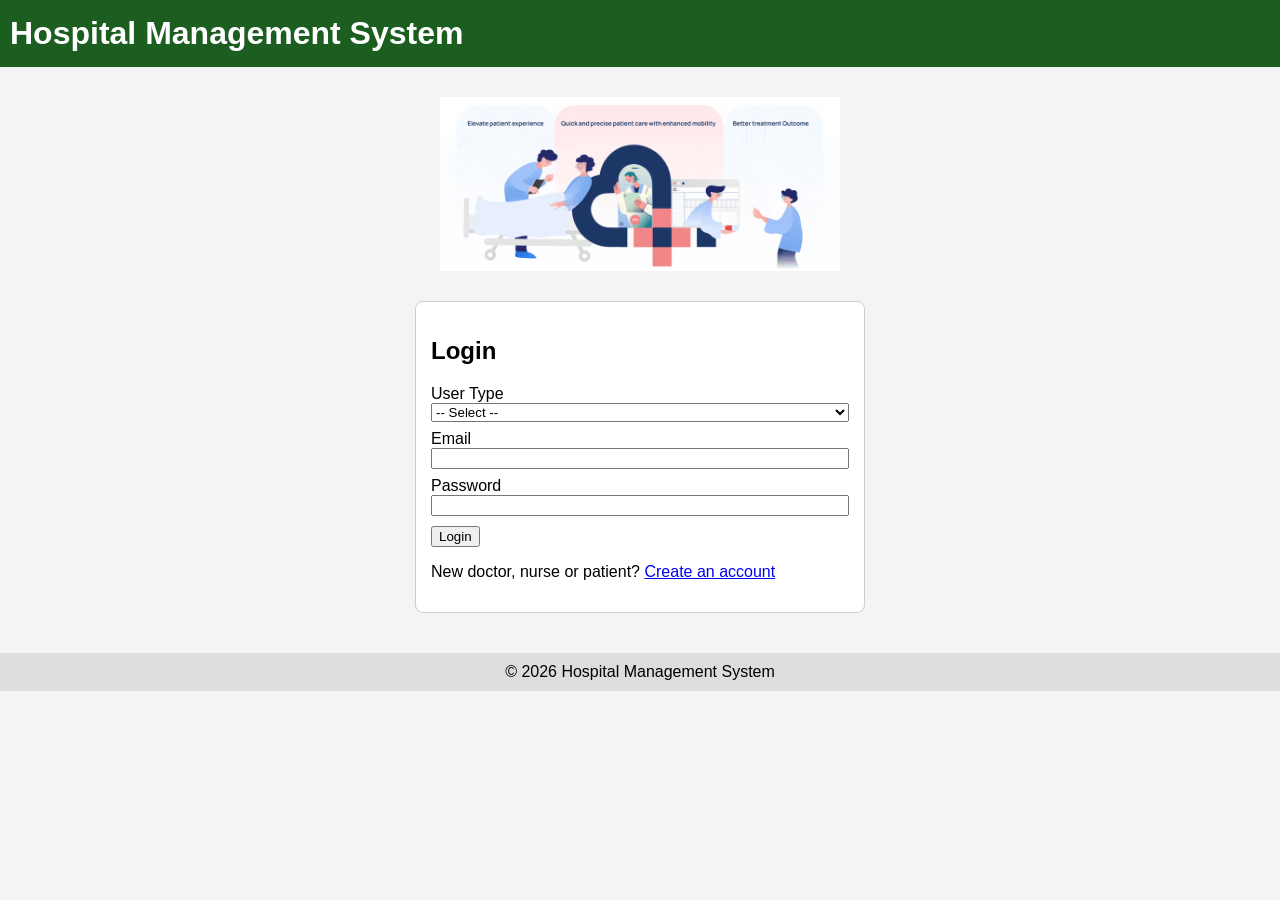
<file: index.html>
<!DOCTYPE html>
<html lang="en">
<head>
  <meta charset="UTF-8">
  <meta name="viewport" content="width=device-width, initial-scale=1.0">
  <title>HMS Login</title>
  <link rel="stylesheet" href="css/style.css">
</head>
<body>
  <header>
    <h1>Hospital Management System</h1>
  </header>

  <main>
    <!-- put the gif in the images folder; if it is missing the picture simply hides -->
    <img src="images/patient-management-system.gif" alt="Hospital management illustration"
         class="hero" onerror="this.style.display='none'">

    <form id="loginForm" class="login" onsubmit="return login()">
      <h2>Login</h2>

      <label for="userType">User Type</label>
      <select id="userType">
        <option value="">-- Select --</option>
        <option value="admin">Admin</option>
        <option value="doctor">Doctor</option>
        <option value="nurse">Nurse</option>
        <option value="patient">Patient</option>
      </select>
      <span class="error" id="typeErr"></span>

      <label for="email">Email</label>
      <input type="email" id="email">
      <span class="error" id="emailErr"></span>

      <label for="password">Password</label>
      <input type="password" id="password">
      <span class="error" id="passwordErr"></span>

      <button type="submit">Login</button>
      <span class="error" id="loginErr"></span>

      <p>New doctor, nurse or patient? <a href="register.html">Create an account</a></p>
    </form>
  </main>

  <footer>&copy; 2026 Hospital Management System</footer>

  <script src="js/data.js"></script>
  <script src="js/login.js"></script>
</body>
</html>
</file>
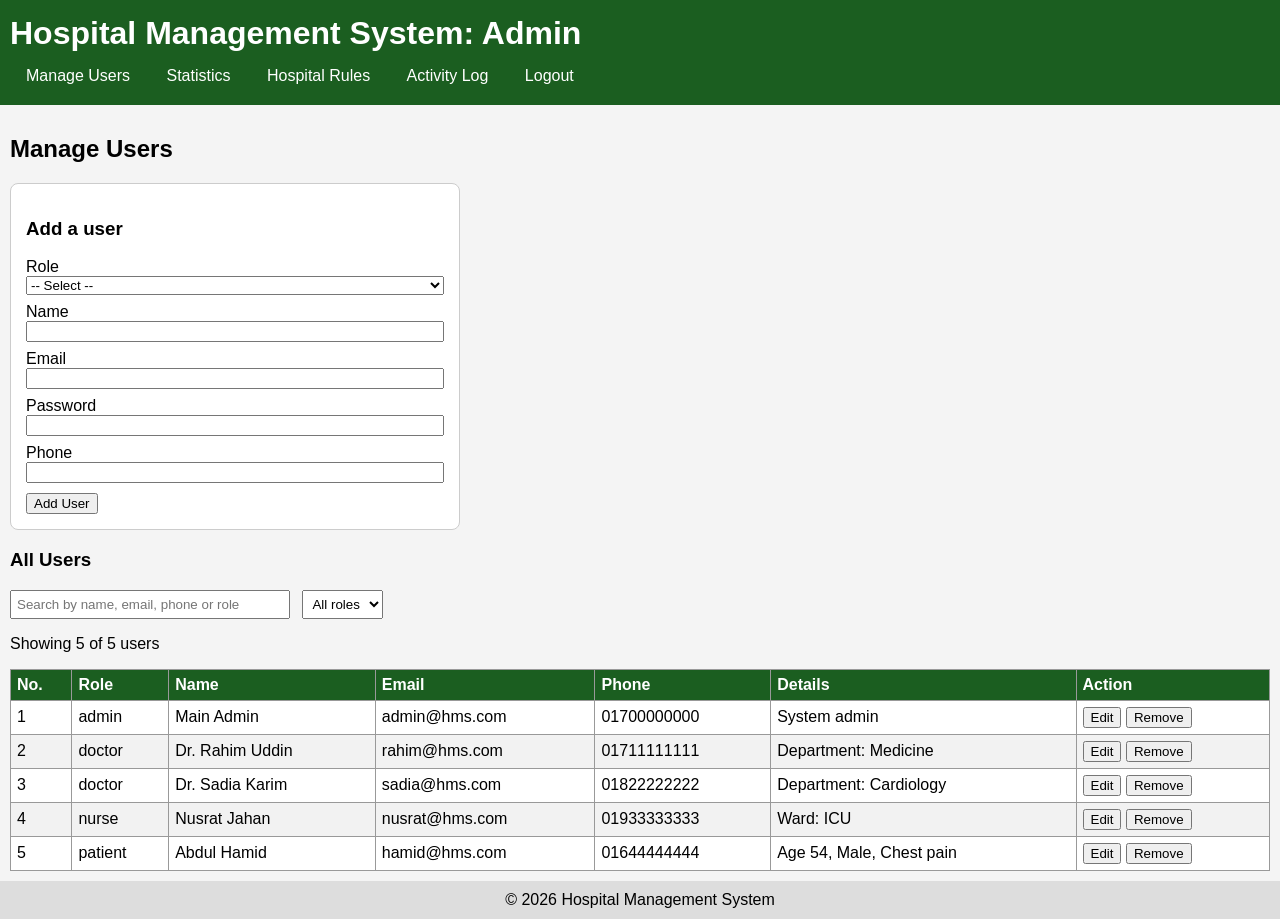
<file: admin.html>
<!DOCTYPE html>
<html lang="en">
<head>
  <meta charset="UTF-8">
  <meta name="viewport" content="width=device-width, initial-scale=1.0">
  <title>HMS Admin</title>
  <link rel="stylesheet" href="css/style.css">
</head>
<body>
  <header>
    <h1>Hospital Management System: Admin</h1>
    <nav>
      <button onclick="showSection('users')">Manage Users</button>
      <button onclick="showSection('stats')">Statistics</button>
      <button onclick="showSection('rules')">Hospital Rules</button>
      <button onclick="showSection('log')">Activity Log</button>
      <a href="index.html">Logout</a>
    </nav>
  </header>

  <main>

    <!-- ================= MANAGE USERS (Create, Read, Update, Delete, Search) ================= -->
    <section id="users" class="panel">
      <h2>Manage Users</h2>

      <form id="userForm" onsubmit="return saveUser()">
        <h3 id="formTitle">Add a user</h3>

        <label for="uRole">Role</label>
        <select id="uRole" onchange="showRoleFields()">
          <option value="">-- Select --</option>
          <option value="admin">Admin</option>
          <option value="doctor">Doctor</option>
          <option value="nurse">Nurse</option>
          <option value="patient">Patient</option>
        </select>
        <span class="error" id="uRoleErr"></span>

        <label for="uName">Name</label>
        <input type="text" id="uName">
        <span class="error" id="uNameErr"></span>

        <label for="uEmail">Email</label>
        <input type="email" id="uEmail">
        <span class="error" id="uEmailErr"></span>

        <label for="uPass">Password</label>
        <input type="password" id="uPass">
        <span class="error" id="uPassErr"></span>

        <label for="uPhone">Phone</label>
        <input type="tel" id="uPhone">
        <span class="error" id="uPhoneErr"></span>

        <!-- only the fieldset of the chosen role is shown -->
        <fieldset id="doctorFields">
          <legend>Doctor details</legend>
          <label for="uDept">Department</label>
          <select id="uDept"><option value="">-- Select --</option></select>
          <span class="error" id="uDeptErr"></span>
        </fieldset>

        <fieldset id="nurseFields">
          <legend>Nurse details</legend>
          <label for="uWard">Ward</label>
          <select id="uWard"><option value="">-- Select --</option></select>
          <span class="error" id="uWardErr"></span>
        </fieldset>

        <fieldset id="patientFields">
          <legend>Patient details</legend>
          <label for="uAge">Age</label>
          <input type="number" id="uAge" min="1" max="120">
          <span class="error" id="uAgeErr"></span>

          <p>Gender</p>
          <input type="radio" id="uMale" name="gender" value="Male">
          <label for="uMale">Male</label>
          <input type="radio" id="uFemale" name="gender" value="Female">
          <label for="uFemale">Female</label>
          <span class="error" id="uGenderErr"></span>

          <label for="uProblem">Problem</label>
          <textarea id="uProblem" rows="3"></textarea>
        </fieldset>

        <button type="submit" id="saveBtn">Add User</button>
        <button type="button" id="cancelBtn" onclick="resetUserForm()">Cancel</button>
        <span id="userMsg"></span>
      </form>

      <h3>All Users</h3>
      <div class="toolbar">
        <input type="text" id="userSearch" placeholder="Search by name, email, phone or role" onkeyup="showUsers()">
        <select id="roleFilter" onchange="showUsers()">
          <option value="all">All roles</option>
          <option value="admin">Admins</option>
          <option value="doctor">Doctors</option>
          <option value="nurse">Nurses</option>
          <option value="patient">Patients</option>
        </select>
      </div>
      <p id="userCount"></p>
      <div class="tableWrap">
        <table>
          <thead>
            <tr><th>No.</th><th>Role</th><th>Name</th><th>Email</th><th>Phone</th><th>Details</th><th>Action</th></tr>
          </thead>
          <tbody id="userBody"></tbody>
        </table>
      </div>
    </section>

    <!-- ================= UNIQUE FEATURE 1: STATISTICS REPORT ================= -->
    <section id="stats" class="panel">
      <h2>Statistics Report</h2>
      <div class="box">Total users<br><b id="statTotal"></b></div>
      <div class="box">Admins<br><b id="statAdmins"></b></div>
      <div class="box">Doctors<br><b id="statDoctors"></b></div>
      <div class="box">Nurses<br><b id="statNurses"></b></div>
      <div class="box">Patients<br><b id="statPatients"></b></div>

      <h3>Doctors by department</h3>
      <div id="deptChart"></div>

      <h3>Nurses by ward</h3>
      <div id="wardChart"></div>
    </section>

    <!-- ================= UNIQUE FEATURE 2: HOSPITAL RULES ================= -->
    <section id="rules" class="panel">
      <h2>Hospital Rules</h2>
      <form id="rulesForm" onsubmit="return saveRules()">
        <label for="rFee">Consultation fee (Tk)</label>
        <input type="number" id="rFee" onkeyup="showPreview()">
        <span class="error" id="rFeeErr"></span>

        <label for="rMax">Most patients per doctor per day</label>
        <input type="number" id="rMax" onkeyup="showPreview()">
        <span class="error" id="rMaxErr"></span>

        <label for="rStart">Visiting hours start</label>
        <input type="time" id="rStart" onchange="showPreview()">

        <label for="rEnd">Visiting hours end</label>
        <input type="time" id="rEnd" onchange="showPreview()">
        <span class="error" id="rTimeErr"></span>

        <label for="rVisitors">Visitors allowed per patient</label>
        <select id="rVisitors" onchange="showPreview()"></select>

        <button type="submit">Save Rules</button>
        <span id="ruleMsg"></span>
      </form>

      <h3>Live preview</h3>
      <div id="rulePreview" class="preview"></div>
    </section>

    <!-- ================= UNIQUE FEATURE 3: ACTIVITY LOG ================= -->
    <section id="log" class="panel">
      <h2>Activity Log</h2>
      <div class="toolbar">
        <select id="logFilter" onchange="showLog()">
          <option value="all">All types</option>
          <option value="Added">Added</option>
          <option value="Updated">Updated</option>
          <option value="Deleted">Deleted</option>
          <option value="Settings">Settings</option>
        </select>
        <button onclick="clearLog()">Clear Log</button>
      </div>
      <p id="logCount"></p>
      <div id="logBoard" class="board"></div>
    </section>

  </main>

  <footer>&copy; 2026 Hospital Management System</footer>

  <script src="js/data.js"></script>
  <script src="js/common.js"></script>
  <script src="js/admin.js"></script>
</body>
</html>
</file>
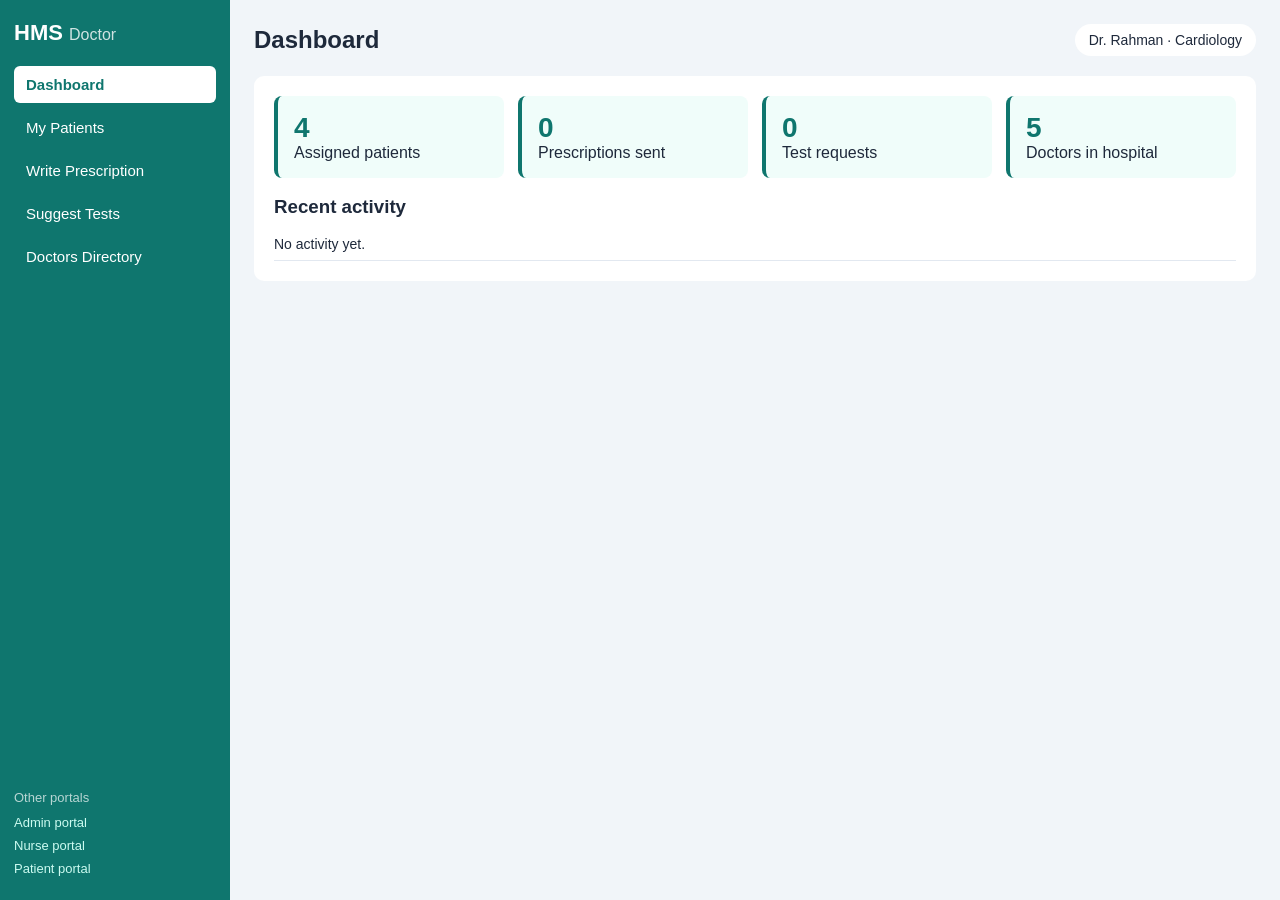
<file: doctor.html>
<!DOCTYPE html>
<html lang="en">
<head>
  <meta charset="UTF-8">
  <meta name="viewport" content="width=device-width, initial-scale=1.0">
  <title>Doctor Portal - Hospital Management System</title>
  <link rel="stylesheet" href="doctor.css">
</head>
<body>

  <aside class="sidebar">
    <h1>HMS <span>Doctor</span></h1>
    <nav id="menu">
      <button class="menu-btn active" data-target="dashboard">Dashboard</button>
      <button class="menu-btn" data-target="patients">My Patients</button>
      <button class="menu-btn" data-target="prescribe">Write Prescription</button>
      <button class="menu-btn" data-target="tests">Suggest Tests</button>
      <button class="menu-btn" data-target="doctors">Doctors Directory</button>
    </nav>
    <div class="portal-links">
      <p>Other portals</p>
      <a href="../admin/index.html">Admin portal</a>
      <a href="../nurse/index.html">Nurse portal</a>
      <a href="../patient/index.html">Patient portal</a>
    </div>
  </aside>

  <main>
    <header class="topbar">
      <h2 id="page-title">Dashboard</h2>
      <div class="user">Dr. Rahman &middot; Cardiology</div>
    </header>

    <div id="toast" class="toast hidden"></div>

    <!-- DASHBOARD -->
    <section id="dashboard" class="page">
      <div class="cards">
        <div class="card"><h3 id="count-patients">0</h3><p>Assigned patients</p></div>
        <div class="card"><h3 id="count-prescriptions">0</h3><p>Prescriptions sent</p></div>
        <div class="card"><h3 id="count-tests">0</h3><p>Test requests</p></div>
        <div class="card"><h3 id="count-doctors">0</h3><p>Doctors in hospital</p></div>
      </div>
      <h3>Recent activity</h3>
      <ul id="activity" class="list"></ul>
    </section>

    <!-- PATIENTS -->
    <section id="patients" class="page hidden">
      <input type="text" id="patient-search" placeholder="Search patient by name or ID...">
      <table>
        <thead><tr><th>ID</th><th>Name</th><th>Age</th><th>Condition</th><th>Actions</th></tr></thead>
        <tbody id="patient-table"></tbody>
      </table>
    </section>

    <!-- PRESCRIPTION FORM -->
    <section id="prescribe" class="page hidden">
      <form id="prescription-form" action="/api/doctor/prescriptions" method="post">
        <div class="row">
          <label>Patient
            <select id="rx-patient" name="patient" required></select>
          </label>
          <label>Diagnosis
            <input type="text" id="rx-diagnosis" name="diagnosis" placeholder="e.g. Hypertension" required>
          </label>
        </div>

        <h3>Medicines</h3>
        <div id="medicine-list"></div>
        <button type="button" id="add-medicine" class="btn secondary">+ Add another medicine</button>

        <label>Advice / notes
          <textarea id="rx-notes" name="notes" rows="3" placeholder="Diet, rest, follow-up date..."></textarea>
        </label>

        <button type="submit" class="btn">Send to patient portal</button>
      </form>

      <h3>Prescriptions sent</h3>
      <div id="prescription-list"></div>
    </section>

    <!-- TESTS FORM -->
    <section id="tests" class="page hidden">
      <form id="test-form" action="/api/doctor/test-requests" method="post">
        <label>Patient
          <select id="test-patient" name="patient" required></select>
        </label>

        <fieldset>
          <legend>Select one or more tests</legend>
          <div id="test-options" class="checks"></div>
        </fieldset>

        <fieldset>
          <legend>Urgency</legend>
          <label class="inline"><input type="radio" name="urgency" value="Routine" checked> Routine</label>
          <label class="inline"><input type="radio" name="urgency" value="Urgent"> Urgent</label>
          <label class="inline"><input type="radio" name="urgency" value="Emergency"> Emergency</label>
        </fieldset>

        <label>Notes for lab / nurse
          <textarea id="test-notes" name="notes" rows="3"></textarea>
        </label>

        <button type="submit" class="btn">Send test request</button>
      </form>

      <h3>Test requests</h3>
      <div id="test-list"></div>
    </section>

    <!-- DOCTORS DIRECTORY -->
    <section id="doctors" class="page hidden">
      <p class="hint">This list is managed by the admin. Doctors can view it but not edit it.</p>
      <select id="dept-filter"></select>
      <table>
        <thead><tr><th>Name</th><th>Department</th><th>Contact</th><th>Status</th></tr></thead>
        <tbody id="doctor-table"></tbody>
      </table>
    </section>
  </main>

  <script src="doctor.js"></script>
</body>
</html>
</file>
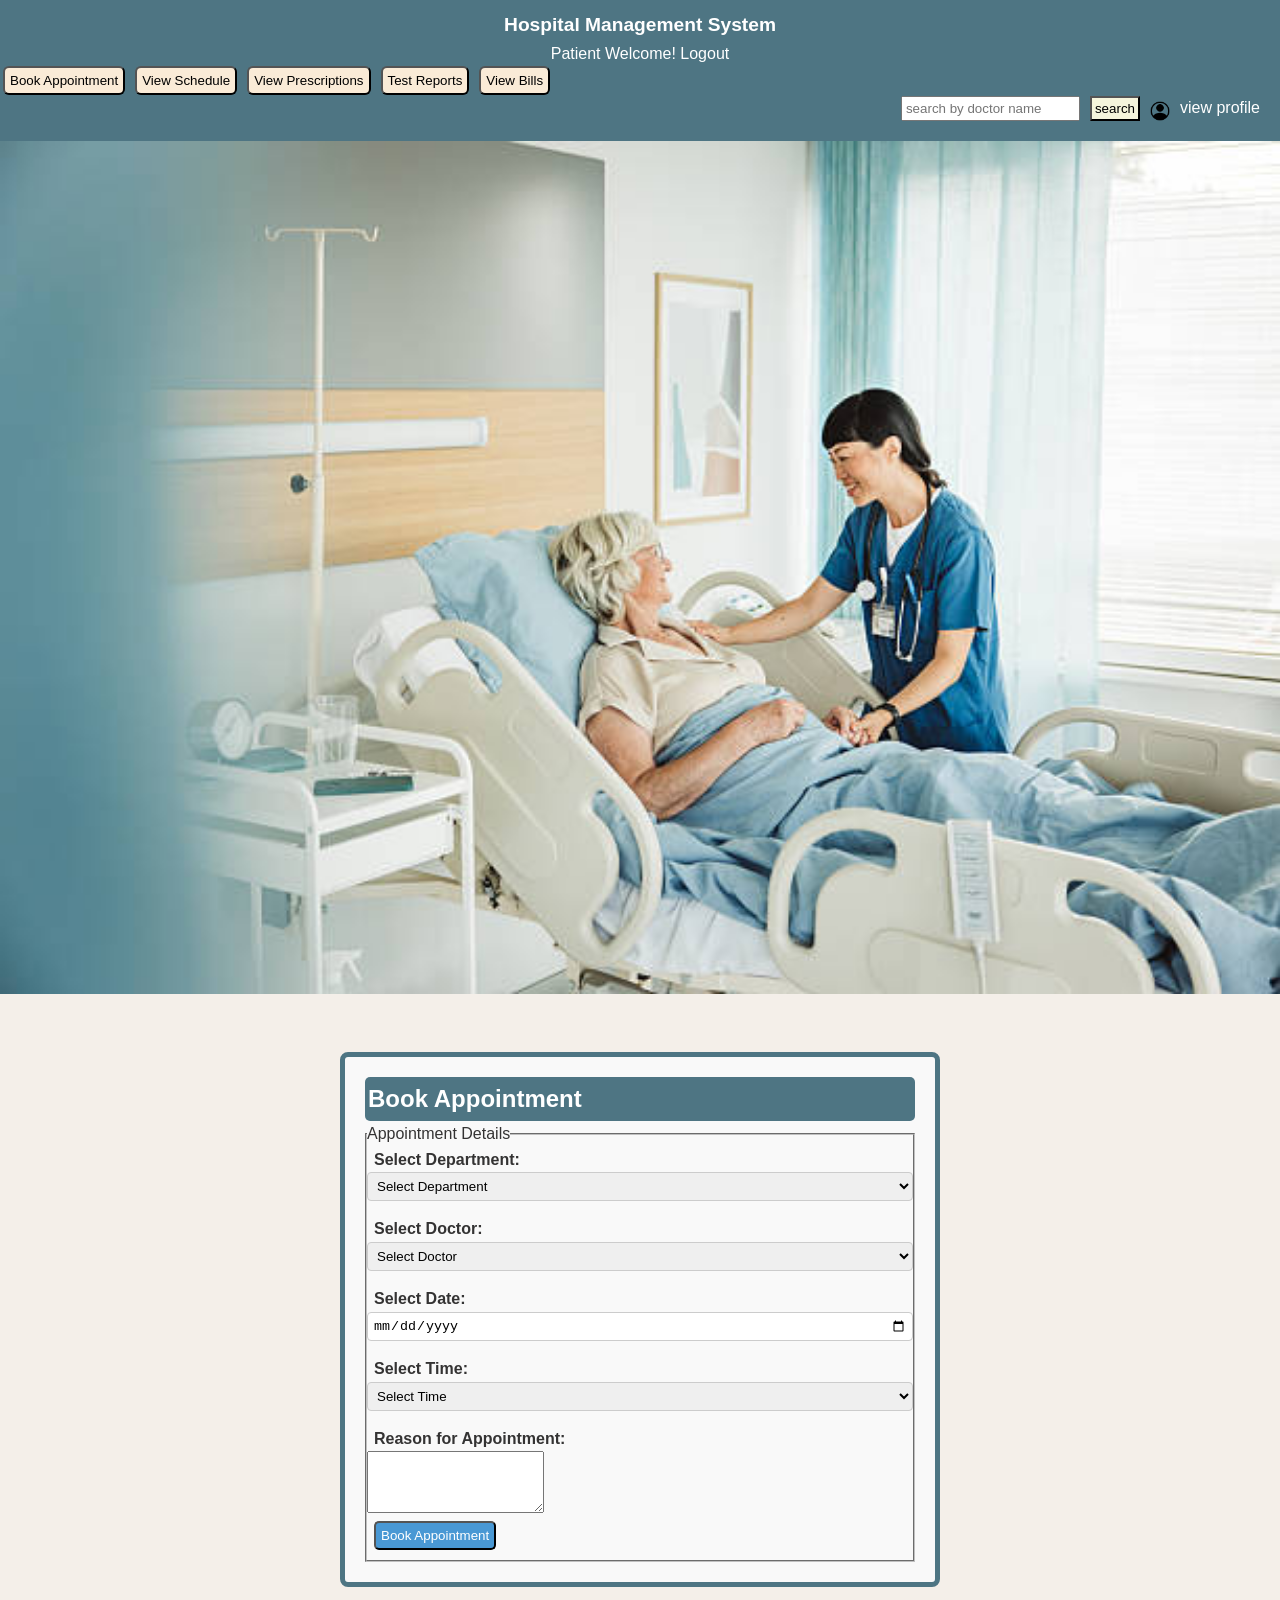
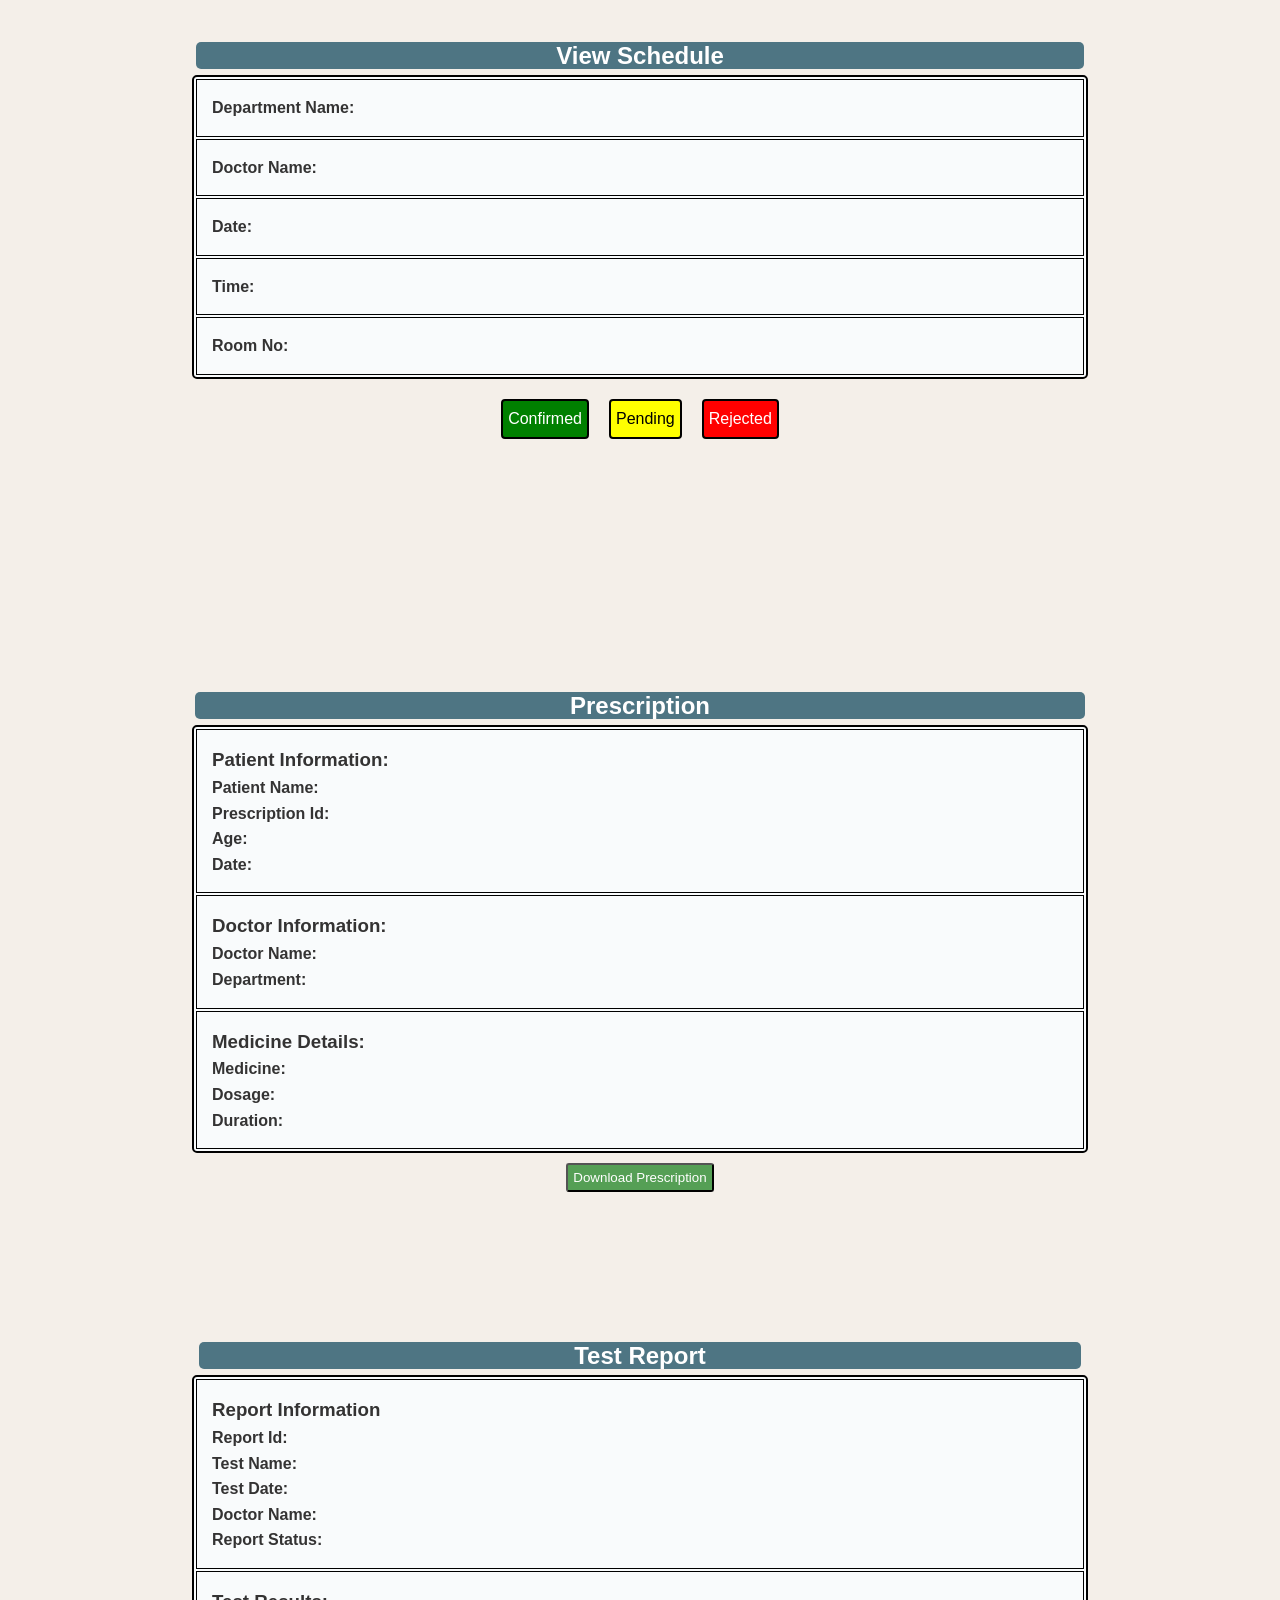
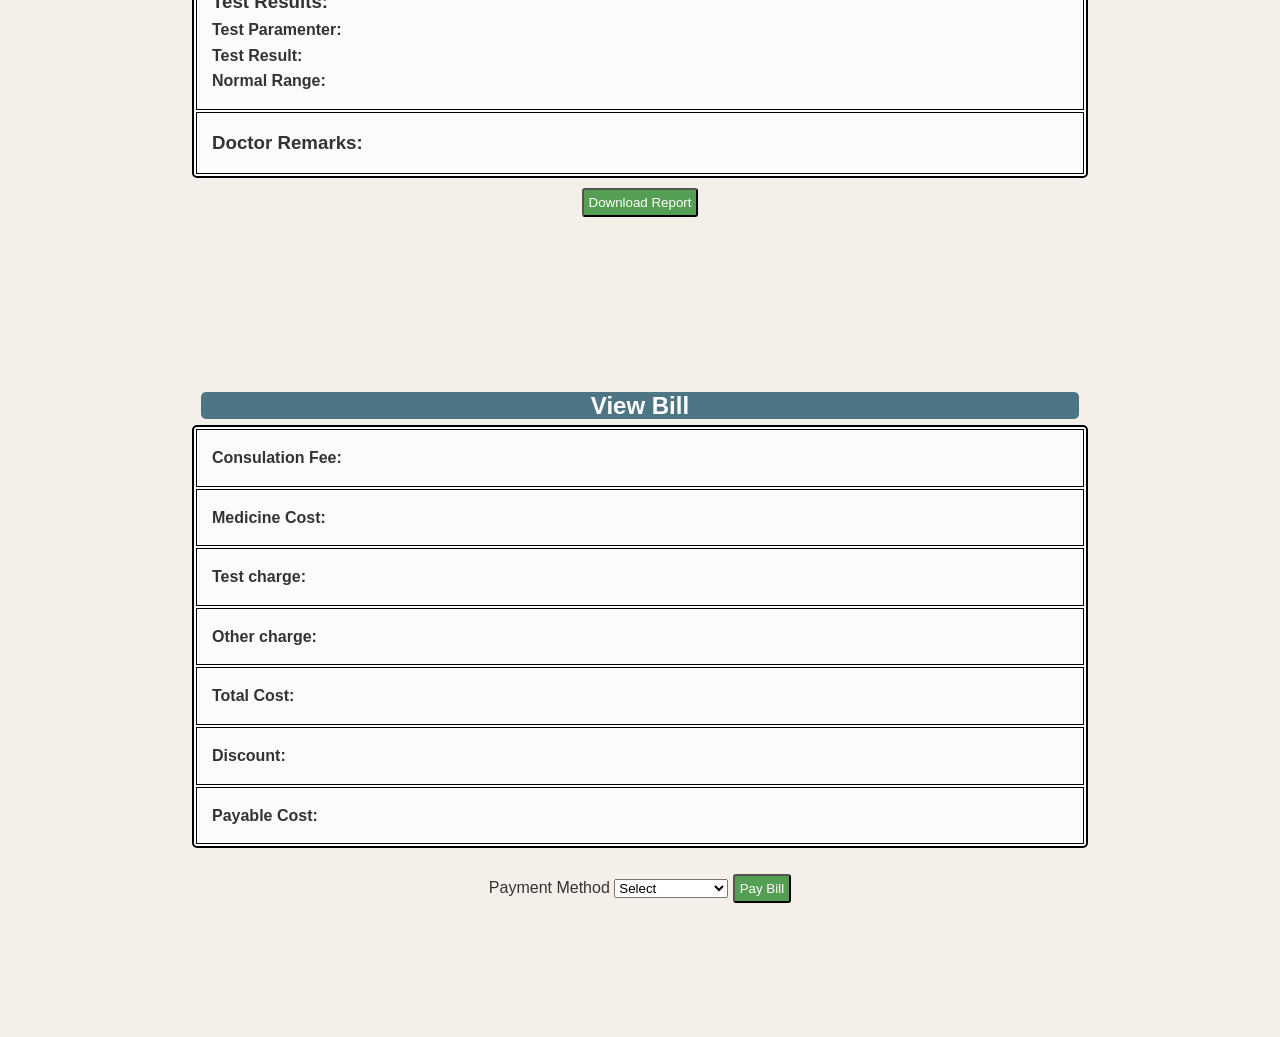
<file: patient.html>
<!DOCTYPE html>
 <html lang="en-US">
 <head>
    <meta charset="UTF-8">
    <meta name="viewport" content="width=device-width, initial-scale=1.0">
    <title>Patient Dashboard | Hospital Management System</title>
    <link rel="stylesheet" href="patient.css">
 </head>
 <body>
    <header class="header">
      <a href="index.html" class="logo">Hospital Management System</a>
      <div class="user-info">
        <span class="badge patient">Patient</span>
        <span>Welcome!</span>
        <a href="index.html" class="btn btn-small btn-light">Logout</a>
      </div>
       <nav class="topnav">
        <button type="button" id="nav-book-appointment" >Book Appointment </button> 
        <button type="button" id="nav-view-schedule">View Schedule</button>
        <button type="button" id="nav-view-prescriptions">View Prescriptions</button>
        <button type="button" id="nav-view-test-report">Test Reports</button>
        <button type = "button" id="nav-view-bills">View Bills</button>
    </nav>
      <div>
         <div class="profileAndsearch">
            <input id="search-input" type="search" placeholder="search by doctor name">
             <button type="button" id="search-btn">search</button>
            <img id="profile-pic" src= "images/account.png" alt="profile picture">view profile</div>
    </div>
      </div>
    <div>
    </header>
    <img id="main-img" src="images/patientPhoto.jpg" alt="patient photo">
    <main id ="patient-main-content">
        <section id ="book-appointment-section">
            <h2 class="page-title" id="book-appointment-title">Book Appointment</h2>
            <form method="post" id="appointment-form">
                <fieldset>
                    <legend>Appointment Details</legend>
                    <label for="department">Select Department:</label>
                    <select id="department" name="department">
                        <option value="">Select Department</option>
                        <option value="cardiology">Cardiology</option>
                        <option value="neurology">Neurology</option>
                         <option value="orthopendics">Orthopendics</option>
                          <option value="generalMedicine">GeneralMedicine
                         </option>
                         <option value="generalSurgery">General Surgery</option>
                    </select>
                    <span class="error" id="departmentError"></span>
                    <label for="doctor">Select Doctor:</label>
                    <select id="doctor" name="doctor">
                        <option value="">Select Doctor</option>
                        <option value="drRobin">Dr Robin Uddin</option>
                        <option value="drShafi">Dr Shafi</option>
                        <option value="drHamid">Dr Hamid</option>
                   </select>
                   <span class="error" id="doctorError"></span>
                    <label for="appointment-date">Select Date:</label>
                    <input type="date" id="appointment-date" name="appointment-date">
                    <span class="error" id="dateError"></span>
                     <label for="appointment-time">Select Time:</label>
                     <select id="appointment-time" name="appointment-time">
                        <option value="">Select Time</option>
                        <option value="2pm">2:00pm</option>
                        <option value="4pm">4:00pm</option>
                        <option value="6pm">6:00pm</option>
                        </select>
                    <span class="error" id="timeError"></span>
                    <label for="reason">Reason for Appointment:</label>
                    <textarea id="reason" name="reason" rows="4"></textarea>
                    <br>
                    <button class="submit-button"   type="submit" >Book Appointment</button>
                </fieldset>
            </form>
        </section>
          
        <section id="view-schedule-section">
             <h2><span class="page-title2">View Schedule</span></h2>
             <div class="table-wrapper">
                <table class="data-table">
                  <tr><td>Department Name:</td></tr>
                    <tr><td>Doctor Name:</td></tr>
                    <tr><td>Date:</td></tr>
                    <tr><td>Time:</td></tr>
                    <tr><td>Room No:</td></tr>
                </table>
             </div>
             <div class="situation"> 
             <span id="conformation" class="situationtype">Confirmed</span>
             <span id="pending" class="situationtype">Pending</span>
             <span id="rejection" class="situationtype">Rejected</span>
            </div>
        </section>

        <section id="prescription-section">
             <h2><span class="page-title3">Prescription</span></h2>
             <div class="table-wrapper">
                <table class="data-table">
                    <tr><td>
                        <h3>Patient Information:</h3>
                        <p>Patient Name:</p>
                        <p>Prescription Id:</p>
                        <p>Age:</p>
                        <p>Date:</p>
                    </td>
                    </tr>

                    <tr>
                        <td><h3>Doctor Information:</h3> 
                            <p>Doctor Name:</p>
                            <p>Department:</p>
                        </td>
                    </tr>
                   <tr>
                    <td>
                     <h3>Medicine Details:</h3>
                     <p>Medicine:</p>
                     <p>Dosage:</p>
                     <p>Duration:</p>
                    
                   </td>
                 </tr> 
                </table>       
             </div>
             <button class="download-btn">Download Prescription</button>
        </section>

        <section id="test-report-section">
             <h2><span class="page-title4">Test Report</span></h2>
            <div class="table-wrapper">
                <table class="data-table">
                    <tr><td>
                        <h3>Report Information</h3>
                        <p>Report Id:</p>
                        <p>Test Name:</p>
                        <p>Test Date:</p>
                        <p>Doctor Name:</p>
                        <p>Report Status:</p>
                    </td></tr>
                     <tr>
                        <td>
                            <h3>Test Results:</h3>
                            <p>Test Paramenter:</p>
                            <p>Test Result:</p>
                            <p>Normal Range:</p>
                        </td>
                     </tr>

                     <tr>
                        <td><h3>Doctor Remarks:</h3></td>
                     </tr>
                </table>
            </div>
            <button class="download-btn">Download Report</button>
        </section>

        <section id="view-bill-section">
            <h2><span class="page-title5">View Bill</span></h2>
            <div class="table-wrapper">
                <table class="data-table">
                    <tr><td>Consulation Fee:</td></tr>
                    <tr><td>Medicine Cost:</td></tr>
                    <tr><td>Test charge:</td></tr>
                    <tr><td>Other charge:</td></tr>
                    <tr><td>Total Cost:</td></tr>
                    <tr><td>Discount:</td></tr>
                    <tr><th>Payable Cost:</th></tr>
                </table>
            </div>
            <br>
            <label for="payment">Payment Method</label>
            <select id="payment" name="payment-method">
                <option>Select</option>
                <option value="cash">Cash</option>
                <option value="card">Card</option>
                <option value="mobileBanking">Mobile Banking</option>
            </select>
            <button class="payment-btn">Pay Bill</button>
        </section>

 </main>
   <script src="patient.js"></script>
 </body>
 </html>
</file>
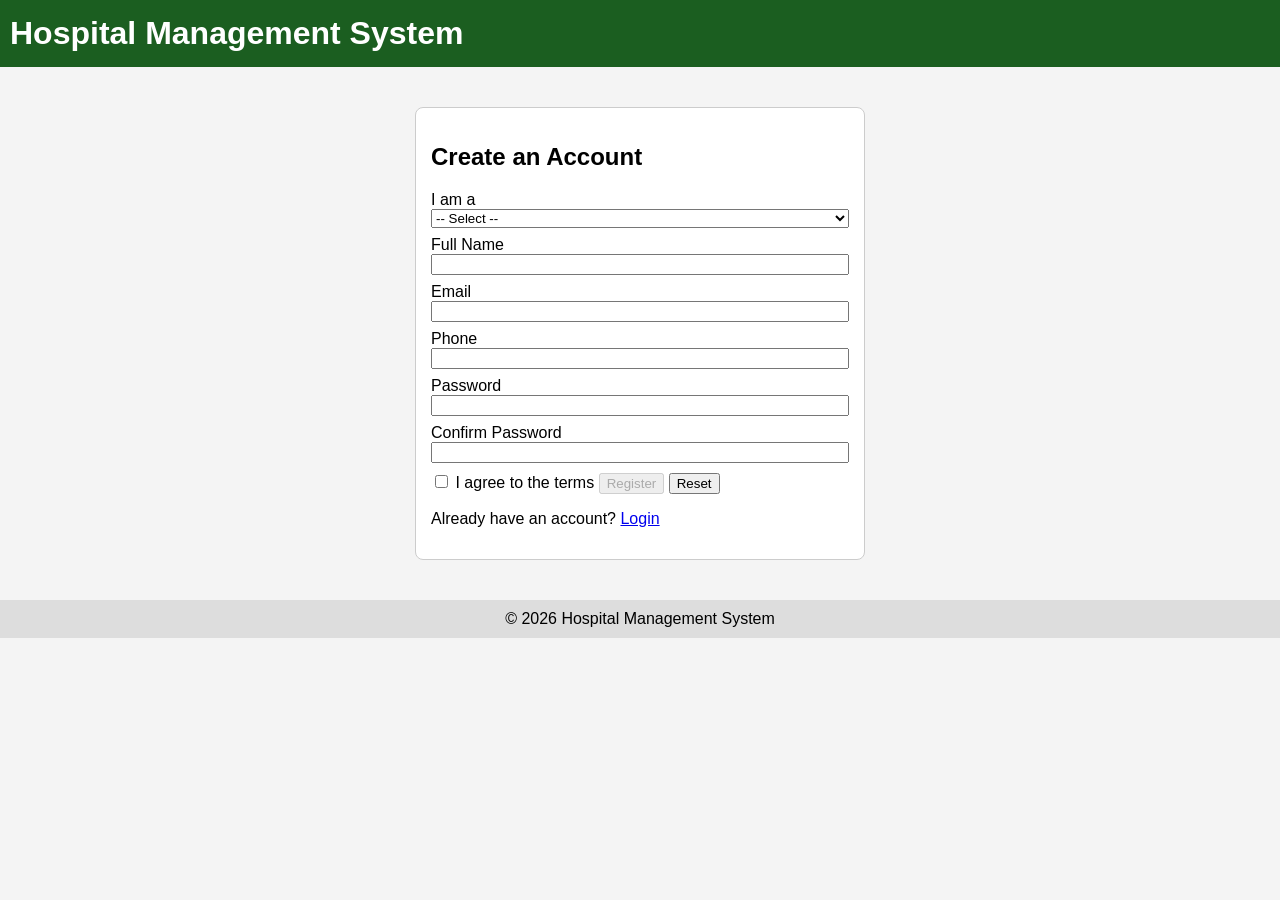
<file: register.html>
<!DOCTYPE html>
<html lang="en">
<head>
  <meta charset="UTF-8">
  <meta name="viewport" content="width=device-width, initial-scale=1.0">
  <title>HMS Register</title>
  <link rel="stylesheet" href="css/style.css">
</head>
<body>
  <header>
    <h1>Hospital Management System</h1>
  </header>

  <main>
    <form id="registerForm" class="login" onsubmit="return validateRegister()">
      <h2>Create an Account</h2>

      <label for="regType">I am a</label>
      <select id="regType" onchange="showTypeFields()">
        <option value="">-- Select --</option>
        <option value="doctor">Doctor</option>
        <option value="nurse">Nurse</option>
        <option value="patient">Patient</option>
      </select>
      <span class="error" id="regTypeErr"></span>

      <label for="regName">Full Name</label>
      <input type="text" id="regName">
      <span class="error" id="regNameErr"></span>

      <label for="regEmail">Email</label>
      <input type="email" id="regEmail">
      <span class="error" id="regEmailErr"></span>

      <label for="regPhone">Phone</label>
      <input type="tel" id="regPhone">
      <span class="error" id="regPhoneErr"></span>

      <label for="regPass">Password</label>
      <input type="password" id="regPass">
      <span class="error" id="regPassErr"></span>

      <label for="regConfirm">Confirm Password</label>
      <input type="password" id="regConfirm">
      <span class="error" id="regConfirmErr"></span>

      <!-- only the fieldset of the chosen type is shown -->
      <fieldset id="regDoctorFields">
        <legend>Doctor details</legend>
        <label for="regDept">Department</label>
        <select id="regDept"><option value="">-- Select --</option></select>
        <span class="error" id="regDeptErr"></span>
      </fieldset>

      <fieldset id="regNurseFields">
        <legend>Nurse details</legend>
        <label for="regWard">Ward</label>
        <select id="regWard"><option value="">-- Select --</option></select>
        <span class="error" id="regWardErr"></span>
      </fieldset>

      <fieldset id="regPatientFields">
        <legend>Patient details</legend>
        <label for="regAge">Age</label>
        <input type="number" id="regAge" min="1" max="120">
        <span class="error" id="regAgeErr"></span>

        <p>Gender</p>
        <input type="radio" id="regMale" name="regGender" value="Male">
        <label for="regMale">Male</label>
        <input type="radio" id="regFemale" name="regGender" value="Female">
        <label for="regFemale">Female</label>
        <span class="error" id="regGenderErr"></span>

        <label for="regProblem">Problem</label>
        <textarea id="regProblem" rows="3"></textarea>
      </fieldset>

      <input type="checkbox" id="terms" onchange="toggleRegister()">
      <label for="terms">I agree to the terms</label>

      <button type="submit" id="registerBtn" disabled>Register</button>
      <button type="reset">Reset</button>
      <p id="regMsg"></p>

      <p>Already have an account? <a href="index.html">Login</a></p>
    </form>
  </main>

  <footer>&copy; 2026 Hospital Management System</footer>

  <script src="js/data.js"></script>
  <script src="js/common.js"></script>
  <script src="js/register.js"></script>
</body>
</html>
</file>
<file: css/style.css>
body {
  font-family: Arial, sans-serif;
  margin: 0;
  background-color: #f4f4f4;
}

/* header and navigation */
header {
  position: sticky;
  top: 0;
  background-color: #1b5e20;
  color: white;
  padding: 10px;
  z-index: 10;
}
header h1 { margin: 5px 0; }
nav a, nav button {
  display: inline-block;
  padding: 10px 16px;
  margin: 0;
  color: white;
  background: none;
  border: none;
  font-size: 16px;
  text-decoration: none;
  cursor: pointer;
}
nav a:hover, nav button:hover { background-color: #2e7d32; }

main { padding: 10px; }
.panel { display: none; }

/* picture on the login page */
.hero { display: block; max-width: 100%; width: 400px; margin: 20px auto 0; }

/* forms */
form {
  max-width: 450px;
  padding: 15px;
  margin-bottom: 15px;
  background-color: white;
  border: 1px solid #ccc;
  border-radius: 8px;
  box-sizing: border-box;
}
.login { margin: 30px auto; }          /* login and register forms are centred */
label { display: block; margin-top: 8px; }
input[type="radio"] + label, input[type="checkbox"] + label { display: inline; }
input[type="text"], input[type="tel"], input[type="number"], input[type="email"],
input[type="password"], input[type="time"], select, textarea {
  width: 100%;
  box-sizing: border-box;
}
fieldset { margin: 10px 0; border: 1px solid #ccc; border-radius: 6px; }
.error { color: red; font-size: 12px; display: block; }
button { margin-top: 10px; cursor: pointer; }
#cancelBtn { display: none; }

/* search bar */
.toolbar input, .toolbar select { width: auto; padding: 5px; margin-right: 8px; }
.toolbar input { width: 280px; max-width: 100%; }

/* tables */
.tableWrap { overflow-x: auto; }
table { border-collapse: collapse; width: 100%; background-color: white; }
th, td { border: 1px solid #999; padding: 6px; text-align: left; }
th { background-color: #1b5e20; color: white; }
tr:nth-child(even) { background-color: #f2f2f2; }
td button { margin-top: 0; }

/* statistics */
.box {
  display: inline-block;
  width: 130px;
  padding: 15px;
  margin: 8px;
  text-align: center;
  background-color: white;
  border: 1px solid #ccc;
  border-radius: 8px;
  box-shadow: 0 2px 4px rgba(0, 0, 0, 0.15);
}
.box b { font-size: 24px; }
.barRow { margin: 6px 0; }
.barLabel { display: inline-block; width: 110px; }
.barTrack { display: inline-block; width: 60%; background-color: #ddd; vertical-align: middle; }
.bar { background-color: #2e7d32; color: white; padding: 3px 6px; box-sizing: border-box; min-width: 22px; }

/* hospital rules preview */
.preview { max-width: 450px; padding: 10px; background-color: #e8f5e9; border: 2px solid #2e7d32; border-radius: 8px; }

/* activity log: scrolling notice board with a coloured left border per type */
.board { max-height: 300px; overflow-y: auto; padding: 5px; background-color: white; border: 1px solid #ccc; }
.log { margin: 6px 0; padding: 8px; background-color: #fafafa; border-left: 5px solid gray; }
.log-add { border-left-color: green; }
.log-update { border-left-color: orange; }
.log-delete { border-left-color: red; }
.log-settings { border-left-color: dodgerblue; }
.log:hover { transform: scale(1.01); }

footer { padding: 10px; background-color: #ddd; text-align: center; }

@media (max-width: 600px) {
  form { padding: 10px; }
  .box { width: 100%; box-sizing: border-box; margin: 5px 0; }
  .barLabel { width: 90px; }
  nav a, nav button { padding: 8px 10px; font-size: 14px; }
}
</file>
<file: doctor.css>
* { box-sizing: border-box; margin: 0; padding: 0; }

body {
  font-family: Arial, Helvetica, sans-serif;
  background: #f1f5f9;
  color: #1e293b;
  display: flex;
  min-height: 100vh;
}

/* Sidebar */
.sidebar {
  width: 230px;
  background: #0f766e;
  color: #fff;
  padding: 20px 14px;
  display: flex;
  flex-direction: column;
  gap: 20px;
}
.sidebar h1 { font-size: 22px; }
.sidebar h1 span { font-weight: normal; opacity: 0.8; font-size: 16px; }
#menu { display: flex; flex-direction: column; gap: 6px; }
.menu-btn {
  background: transparent;
  color: #fff;
  border: none;
  text-align: left;
  padding: 10px 12px;
  border-radius: 6px;
  font-size: 15px;
  cursor: pointer;
}
.menu-btn:hover { background: rgba(255,255,255,0.15); }
.menu-btn.active { background: #fff; color: #0f766e; font-weight: bold; }
.portal-links { margin-top: auto; font-size: 13px; }
.portal-links p { opacity: 0.7; margin-bottom: 6px; }
.portal-links a { display: block; color: #ccfbf1; padding: 4px 0; text-decoration: none; }
.portal-links a:hover { text-decoration: underline; }

/* Main */
main { flex: 1; padding: 24px; }
.topbar {
  display: flex;
  justify-content: space-between;
  align-items: center;
  margin-bottom: 20px;
}
.user { background: #fff; padding: 8px 14px; border-radius: 20px; font-size: 14px; }
.page { background: #fff; padding: 20px; border-radius: 10px; }
.hidden { display: none; }
h3 { margin: 18px 0 10px; }

/* Cards */
.cards { display: grid; grid-template-columns: repeat(auto-fit, minmax(160px, 1fr)); gap: 14px; }
.card { background: #f0fdfa; border-left: 4px solid #0f766e; padding: 16px; border-radius: 8px; }
.card h3 { font-size: 28px; margin: 0; color: #0f766e; }

/* Tables and lists */
table { width: 100%; border-collapse: collapse; margin-top: 12px; }
th, td { text-align: left; padding: 10px; border-bottom: 1px solid #e2e8f0; font-size: 14px; }
th { background: #f8fafc; }
.list { list-style: none; }
.list li { padding: 8px 0; border-bottom: 1px solid #e2e8f0; font-size: 14px; }

/* Forms */
label { display: block; margin-bottom: 14px; font-size: 14px; font-weight: bold; }
input[type="text"], select, textarea {
  display: block;
  width: 100%;
  margin-top: 5px;
  padding: 9px;
  border: 1px solid #cbd5e1;
  border-radius: 6px;
  font-size: 14px;
  font-family: inherit;
}
input:focus, select:focus, textarea:focus { outline: 2px solid #5eead4; }
.row { display: grid; grid-template-columns: 1fr 1fr; gap: 14px; }
fieldset { border: 1px solid #cbd5e1; border-radius: 6px; padding: 12px; margin-bottom: 14px; }
legend { padding: 0 6px; font-weight: bold; font-size: 14px; }
.checks { display: grid; grid-template-columns: repeat(auto-fit, minmax(190px, 1fr)); gap: 8px; }
.checks label, label.inline { font-weight: normal; margin: 0; display: inline-block; margin-right: 14px; }
.medicine-row {
  display: grid;
  grid-template-columns: 2fr 1fr 1fr 1fr auto;
  gap: 8px;
  margin-bottom: 8px;
  align-items: center;
}
.medicine-row input { margin: 0; }

/* Buttons */
.btn {
  background: #0f766e;
  color: #fff;
  border: none;
  padding: 10px 18px;
  border-radius: 6px;
  cursor: pointer;
  font-size: 14px;
}
.btn:hover { background: #115e59; }
.btn.secondary { background: #e2e8f0; color: #1e293b; margin-bottom: 14px; }
.btn.small { padding: 5px 10px; font-size: 12px; }
.btn.danger { background: #dc2626; }

/* Records */
.record { border: 1px solid #e2e8f0; border-radius: 8px; padding: 12px; margin-bottom: 10px; font-size: 14px; }
.record .meta { color: #64748b; font-size: 12px; margin-bottom: 6px; }
.badge { display: inline-block; padding: 2px 8px; border-radius: 10px; font-size: 12px; background: #ccfbf1; color: #115e59; }
.badge.Urgent { background: #fef3c7; color: #92400e; }
.badge.Emergency { background: #fee2e2; color: #991b1b; }
.badge.off { background: #e2e8f0; color: #475569; }
.hint { color: #64748b; font-size: 13px; margin-bottom: 10px; }
#patient-search, #dept-filter { max-width: 320px; }

/* Toast */
.toast {
  position: fixed; top: 20px; right: 20px;
  background: #166534; color: #fff;
  padding: 12px 18px; border-radius: 8px; font-size: 14px;
}
.toast.hidden { display: none; }

@media (max-width: 760px) {
  body { flex-direction: column; }
  .sidebar { width: 100%; }
  #menu { flex-direction: row; flex-wrap: wrap; }
  .row, .medicine-row { grid-template-columns: 1fr; }
}
</file>
<file: patient.css>
*{
  margin: 0;
  padding: 0;
  box-sizing: border-box;
}
body {
  font-family: "Segoe UI", Arial, sans-serif;  /* ends with a generic family */
  font-size: 16px;
  line-height: 1.6;
  color: rgb(52, 51, 51);
  background-color:rgb(244, 239, 233);
}
.header {
  background-color:rgb(78, 117, 131);
  color: white;
  padding: 10px 0;
  text-align: center;
}
#main-img{
  width: 100%;
  height: auto;
}
.logo{
  font-size:larger;
  font-weight: bold;
}
.logo,.btn-small {
   text-decoration: none;
   color: white;
   font-weight: blod;
}
.btn-small:hover{
  background-color:beige;
  color: black;
  cursor: pointer;
}
.topnav button{
  padding:5px;
  background-color: antiquewhite;
  border:3px solid none;
  border-radius: 6px;
}
.topnav{
  display: flex;
  justify-content: flex-start;
  gap:10px;
  margin-left: 3px;
}
#profile-pic{
   width: 20px;
}
.profileAndsearch{
  display: flex;
  flex-direction: row;
  align-items: flex-end;
  justify-content: flex-end;
  margin-bottom: 10px;
  margin-right: 20px;
  gap: 10px;
}
#search-btn{
  background-color: beige;
  color: black;
  padding: 3px;
}
#search-btn:hover{
  background-color: black;
  color: beige;
  cursor: pointer;
}
#search-input{
  padding: 3px;
}
.profile-btn{
  padding: 5px;
}
#book-appointment-section {
  max-width: 600px;
  margin: 50px auto;
  padding: 20px;
  background-color: #f9f9f9;
  border: 5px solid  rgb(78, 117, 131);
  border-radius: 8px;
}
#book-appointment-section label{
  display: block;
  margin-left: 7px;
  margin-right: 7px;
  font-weight: bold;
}
#book-appointment-section input, #book-appointment-section select{
  width: 100%;
  padding: 5px;
  margin-bottom: 10px;
  border: 1px solid #ccc;
  border-radius: 4px;
}

#book-appointment-title{
   background-color:rgb(78, 117, 131);
   color: white;
   border: 2px solid none;
   border-radius: 5px;
   padding: 3px;
}
.submit-button{
  background-color:rgb(73, 152, 212) ;
  color: white;
  padding: 5px;
  border:2px solid none;
  border-radius: 5px;
  margin-bottom: 10px;
  margin-left: 7px;
}
.submit-button:hover{
  background-color: white;
  color:rgb(73, 152, 212) ;
}

.page-title2{
  background-color:rgb(78, 117, 131) ;
  color: white;
  padding: 0px 360px 0px 360px;
  border: 2px solid none;
  border-radius: 5px;
}
.page-title3{
  background-color:rgb(78, 117, 131) ;
  color: white;
  padding: 0px 375px 0px 375px;
  border: 2px solid none;
  border-radius: 5px;
}
.page-title4{
  background-color:rgb(78, 117, 131) ;
  color: white;
  padding: 0px 375px 0px 375px;
  border: 2px solid none;
  border-radius: 5px;
}
.page-title5{
  background-color:rgb(78, 117, 131) ;
  color: white;
  padding: 0px 390px 0px 390px;
  border: 2px solid none;
  border-radius: 5px;
}
#view-schedule-section{
  text-align: center;
  height: 650px;
}
.table-wrapper{
  display: flex;
  justify-content: center;
}
.data-table {
    width: 70%;
    border: 2px solid black;
    border-radius: 5px;
    background-color:rgb(249, 251, 252);
}

.data-table th,
.data-table td {
    font-weight: bold;
    border: 1px solid black;
    padding: 15px;
    text-align: left;
}

.data-table th {
    width: 40%;
}
.situation{
  display: flex;
  flex-direction: row;
  justify-content:center;
  gap: 20px;
  margin-top: 20px;
}
#conformation{
  background-color: green;
  color: white;
}
#pending{
  background-color: yellow;
  color: black;
}
#rejection{
  background-color: red;
  color:white;
}
.situationtype{
  padding: 5px;
  border: 2px solid black;
  border-radius: 4px;

}
#prescription-section{
     text-align: center;
     height: 650px;
}

#test-report-section{
  text-align: center;
  height: 650px;
}
.download-btn{
  margin-top: 10px;
  padding: 5px;
  border: 2px solid none;
  border-radius: 3px;
  color: white;
  background-color: rgb(85, 159, 85);
}
#view-bill-section{
  text-align:center;
  height: 650px;
}
.payment-btn{
  padding: 5px;
  border: 2px solid none;
  border-radius: 3px;
  color: white;
  background-color: rgb(85, 159, 85);
}


section{
  scroll-margin-top: 20px;
}
.error {
    display: block;
    color: red;
    font-size: 14px;
    font-weight: bold;
    margin: -5px 0 10px 7px;
}
</file>
